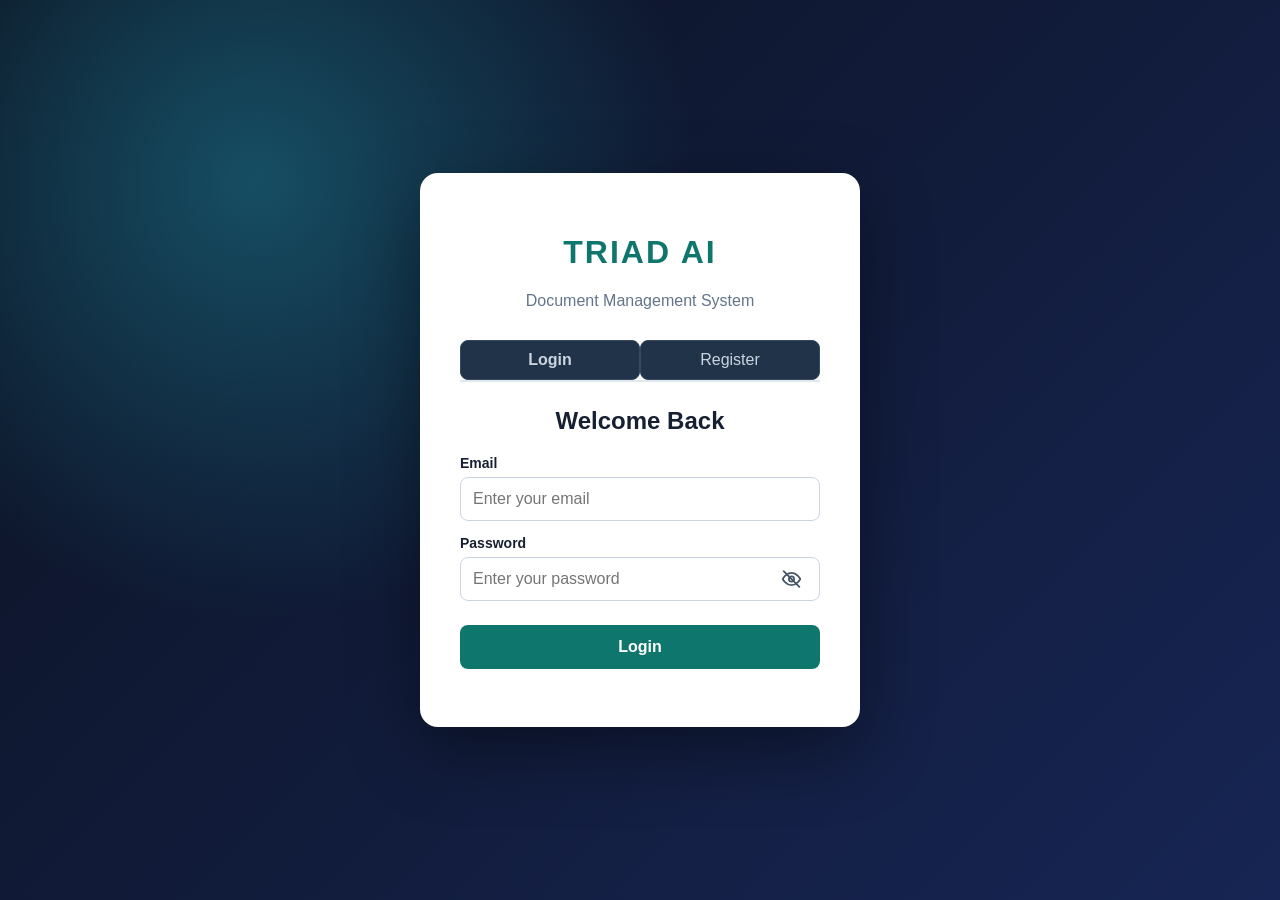
<file: frontend/index.html>
<!DOCTYPE html>
<html lang="en">
<head>
    <meta charset="UTF-8">
    <meta name="viewport" content="width=device-width, initial-scale=1.0">
    <title>TRIAD AI | Document Management System</title>
    <link rel="stylesheet" href="style.css">

    <style>
        .password-wrapper {
            position: relative;
            width: 100%;
        }

        .password-wrapper input {
            width: 100%;
            padding-right: 55px;
        }

        .password-toggle {
            position: absolute;
            right: 10px;
            top: 50%;
            transform: translateY(-50%);
            border: none !important;
            background: transparent !important;
            padding: 8px !important;
            color: #475569 !important;
            display: flex;
            align-items: center;
            justify-content: center;
            cursor: pointer;
        }

        .password-toggle:hover {
            color: #0f766e !important;
        }

        .password-toggle svg {
            width: 21px;
            height: 21px;
            fill: none;
            stroke: currentColor;
            stroke-width: 2;
            stroke-linecap: round;
            stroke-linejoin: round;
        }
    </style>
</head>

<body>
    <main class="auth-container">
        <div class="auth-card">

            <div class="brand">
                <h1>TRIAD AI</h1>
                <p>Document Management System</p>
            </div>

            <div class="tabs">
                <button id="loginTab" class="active"
                        onclick="showLogin()">
                    Login
                </button>

                <button id="registerTab"
                        onclick="showRegister()">
                    Register
                </button>
            </div>

            <!-- LOGIN -->
            <form id="loginForm">
                <h2>Welcome Back</h2>

                <label for="loginEmail">Email</label>
                <input type="email"
                       id="loginEmail"
                       placeholder="Enter your email"
                       required>

                <label for="loginPassword">Password</label>

                <div class="password-wrapper">
                    <input type="password"
                           id="loginPassword"
                           placeholder="Enter your password"
                           required>

                    <button type="button"
                            class="password-toggle"
                            onclick="togglePassword('loginPassword', this)"
                            aria-label="Show password"
                            aria-pressed="false">
                        <svg viewBox="0 0 24 24" aria-hidden="true">
                            <path d="M2 12s3.5-7 10-7 10 7 10 7-3.5 7-10 7S2 12 2 12Z"/>
                            <circle cx="12" cy="12" r="3"/>
                            <path d="M3 3l18 18"/>
                        </svg>
                    </button>
                </div>

                <button type="submit" class="primary-btn">
                    Login
                </button>
            </form>

            <!-- REGISTER -->
            <form id="registerForm" style="display: none;">
                <h2>Create Account</h2>

                <label for="registerUsername">Username</label>
                <input type="text"
                       id="registerUsername"
                       placeholder="Enter username"
                       required>

                <label for="registerEmail">Email</label>
                <input type="email"
                       id="registerEmail"
                       placeholder="Enter email"
                       required>

                <label for="registerPassword">Password</label>

                <div class="password-wrapper">
                    <input type="password"
                           id="registerPassword"
                           placeholder="Create password"
                           required>

                    <button type="button"
                            class="password-toggle"
                            onclick="togglePassword('registerPassword', this)"
                            aria-label="Show password"
                            aria-pressed="false">
                        <svg viewBox="0 0 24 24" aria-hidden="true">
                            <path d="M2 12s3.5-7 10-7 10 7 10 7-3.5 7-10 7S2 12 2 12Z"/>
                            <circle cx="12" cy="12" r="3"/>
                            <path d="M3 3l18 18"/>
                        </svg>
                    </button>
                </div>

                <label for="registerDivision">Division</label>
                <select id="registerDivision" required>
                    <option value="">Select division</option>
                    <option value="IT">IT</option>
                    <option value="HR">HR</option>
                    <option value="Finance">Finance</option>
                </select>

                <button type="submit" class="primary-btn">
                    Register
                </button>
            </form>

            <p id="message" role="status" aria-live="polite"></p>

        </div>
    </main>

    <script src="config.js"></script>
    <script src="script.js"></script>

    <script>
        function togglePassword(inputId, button) {
            const input = document.getElementById(inputId);
            const visible = input.type === "password";

            input.type = visible ? "text" : "password";

            button.setAttribute(
                "aria-label",
                visible ? "Hide password" : "Show password"
            );

            button.setAttribute(
                "aria-pressed",
                String(visible)
            );

            button.querySelector("svg").innerHTML = visible
                ? '<path d="M2 12s3.5-7 10-7 10 7 10 7-3.5 7-10 7S2 12 2 12Z"/><circle cx="12" cy="12" r="3"/>'
                : '<path d="M2 12s3.5-7 10-7 10 7 10 7-3.5 7-10 7S2 12 2 12Z"/><circle cx="12" cy="12" r="3"/><path d="M3 3l18 18"/>';
        }
    </script>
</body>
</html>
</file>
<file: frontend/style.css>
:root{--bg:#0b1220;--sidebar:#0f172a;--surface:#151f30;--border:#29374b;--text:#f1f5f9;--muted:#94a3b8;--teal:#2dd4bf}
*{box-sizing:border-box}body{margin:0;min-height:100vh;background:var(--bg);color:var(--text);font-family:'Segoe UI',Arial,sans-serif}button,input,select{font:inherit}button{cursor:pointer}button:disabled{opacity:.55;cursor:not-allowed}button:focus-visible,input:focus-visible,select:focus-visible{outline:2px solid var(--teal);outline-offset:2px}
/* Login/register compatibility */
.auth-container{min-height:100vh;display:flex;justify-content:center;align-items:center;padding:24px;background:radial-gradient(circle at 20% 20%,#164e63,transparent 35%),linear-gradient(135deg,#0b1220,#172554)}.auth-card{width:100%;max-width:440px;background:white;color:#172033;padding:40px;border-radius:18px;box-shadow:0 24px 70px #0006}.brand{text-align:center;margin-bottom:30px}.brand h1{color:#0f766e;font-size:32px;letter-spacing:2px}.brand p{color:#64748b}.tabs{display:flex;border-bottom:2px solid #e2e8f0;margin-bottom:25px}.tabs button{flex:1;padding:12px;border:0;background:transparent;color:#64748b}.tabs button.active{color:#0f766e;border-bottom:3px solid #0f766e;font-weight:700}.auth-card h2{text-align:center}.auth-card label{display:block;font-weight:600;font-size:14px;margin:14px 0 6px}.auth-card input,.auth-card select{width:100%;padding:12px;border:1px solid #cbd5e1;border-radius:8px;background:white;color:#172033}.primary-btn{width:100%;margin-top:24px;padding:13px;border:0;border-radius:8px;background:#0f766e;color:white;font-weight:700}#message{text-align:center;margin-top:18px}
.workspace{display:flex;min-height:100vh}.sidebar{width:265px;flex-shrink:0;min-height:100vh;background:var(--sidebar);border-right:1px solid var(--border);padding:26px 16px;display:flex;flex-direction:column}.sidebar-brand{display:flex;align-items:center;gap:12px;padding:4px 10px 30px}.brand-icon{width:42px;height:42px;border-radius:12px;background:linear-gradient(135deg,#2dd4bf,#2563eb);color:#06121e;display:grid;place-items:center;font-size:24px;font-weight:900}.sidebar-brand h2{font-size:19px;margin:0}.sidebar-brand p{font-size:11px;color:var(--muted);margin:4px 0}.workspace-label{font-size:11px;letter-spacing:1.5px;color:#64748b;font-weight:700;margin:20px 12px 12px}.sidebar-nav{display:flex;flex-direction:column;gap:5px}.nav-item{padding:13px 14px;text-align:left;border:1px solid transparent;border-radius:9px;background:transparent;color:#aebdd0;font-size:14px}.nav-item:hover{background:#1c2a3e}.nav-item.active{background:#123e49;border-color:#1c6067;color:var(--teal);font-weight:600}.sidebar-bottom{margin-top:auto;padding-top:30px}.sidebar-user{display:flex;align-items:center;gap:10px;padding:15px 10px;border-top:1px solid var(--border)}.user-avatar{width:38px;height:38px;border-radius:50%;display:grid;place-items:center;background:#164e63;color:var(--teal)}.sidebar-user strong,.sidebar-user small{display:block}.sidebar-user small{color:var(--muted);font-size:11px}.logout-btn{width:100%;padding:12px;background:#351f2a;border:1px solid #653244;border-radius:9px;color:#fda4af}.main-content{flex:1;min-width:0}.topbar{min-height:76px;background:#101a2a;border-bottom:1px solid var(--border);padding:16px 36px;display:flex;align-items:center;justify-content:space-between;gap:16px}#breadcrumb{font-size:13px;color:var(--muted)}.content-area{max-width:1500px;margin:auto;padding:38px}.dashboard-section[hidden],iframe[hidden]{display:none!important}.page-heading{margin-bottom:28px}.page-heading h1{font-size:30px;margin:0 0 8px}.page-heading p,.muted-paragraph{font-size:13px;color:var(--muted);line-height:1.7}.stats-grid{display:grid;grid-template-columns:repeat(3,minmax(0,1fr));gap:20px;margin-bottom:28px}.stat-card,.panel{background:var(--surface);border:1px solid var(--border);border-radius:14px;padding:26px}.stat-card p{color:var(--muted);font-size:13px}.stat-card h2{font-size:34px;margin:8px 0}.stat-card small{color:#71839b}.panel{margin-bottom:24px}.panel h2{font-size:19px;margin:0 0 18px}.panel-heading{display:flex;align-items:center;justify-content:space-between;gap:15px;margin-bottom:22px}.panel-heading h2{margin:0}.panel-heading p{font-size:12px;color:var(--muted)}button:not(.nav-item):not(.logout-btn):not(.action-btn):not(.primary-btn){padding:10px 16px;background:#203349;color:#cbd5e1;border:1px solid #34485e;border-radius:8px}.action-btn{padding:12px 20px;background:var(--teal);color:#052e2b;border:0;border-radius:9px;font-weight:700}#documentList,#recentDocuments,#searchResults,#requestList{display:flex;flex-direction:column;gap:10px}.document-item{display:flex;align-items:center;justify-content:space-between;flex-wrap:wrap;gap:14px;padding:16px;background:#111c2c;border:1px solid var(--border);border-radius:10px}.document-row-info{min-width:0;flex:1;overflow-wrap:anywhere}.document-row-info strong{font-size:14px}.document-row-actions{display:flex;gap:8px;flex-wrap:wrap}.empty-state{padding:36px;text-align:center;color:var(--muted);border:1px dashed var(--border);border-radius:10px}.upload-panel{max-width:850px}.panel label{display:block;font-size:13px;font-weight:600;margin:14px 0 9px}.upload-zone{padding:35px;text-align:center;border:2px dashed #3b536b;border-radius:14px;background:#111c2c}.upload-zone p{color:var(--muted);font-size:13px}.upload-zone input{max-width:100%}.upload-panel input[type=text],.search-controls input,.metadata-row input,#metadataDocumentSelect{width:100%;padding:13px 15px;border:1px solid #3b536b;border-radius:9px;background:#101a2a;color:white}.upload-panel .action-btn{margin-top:20px}.search-controls{display:flex;gap:12px;margin-bottom:24px}.search-controls input{flex:1}.document-detail-actions{display:flex;justify-content:flex-end;gap:10px;flex-wrap:wrap;margin-bottom:20px}.document-detail-grid{display:grid;grid-template-columns:minmax(0,1.7fr) minmax(280px,1fr);gap:20px}.document-preview-panel{min-width:0}#pdfPreview{width:100%;height:650px;background:white;border:1px solid #34485e;border-radius:10px}.document-info-column .panel{margin-bottom:20px}.detail-field{padding:12px 0;border-bottom:1px solid var(--border)}.detail-field-label{display:block;color:var(--muted);font-size:12px;margin-bottom:6px}.detail-field-value{display:block;overflow-wrap:anywhere;font-size:14px}#previewStatus{color:var(--muted)}.ocr-panel{margin-top:20px}#documentOCR{max-height:350px;overflow:auto;white-space:pre-wrap;overflow-wrap:anywhere;padding:20px;background:var(--bg);border:1px solid var(--border);border-radius:10px;color:#cbd5e1;font-size:13px;line-height:1.7}#dashboardMessage{color:var(--teal);font-size:14px;font-weight:600}.metadata-fields{display:flex;flex-direction:column;gap:12px;margin:22px 0}.metadata-row{display:grid;grid-template-columns:minmax(0,1fr) minmax(0,1.3fr) auto;gap:10px;align-items:center}.metadata-actions{display:flex;gap:12px;flex-wrap:wrap;margin:18px 0}.metadata-row button{white-space:nowrap}@media(max-width:1000px){.document-detail-grid{grid-template-columns:1fr}.stats-grid{grid-template-columns:repeat(2,minmax(0,1fr))}}@media(max-width:768px){.workspace{flex-direction:column}.sidebar{width:100%;min-height:auto}.sidebar-nav{flex-direction:row;flex-wrap:wrap}.sidebar-bottom{margin-top:20px}.topbar{padding:18px;flex-wrap:wrap}.content-area{padding:20px}.stats-grid{grid-template-columns:1fr}.panel{padding:18px}.document-item{align-items:flex-start;flex-direction:column}.search-controls{flex-direction:column}.metadata-row{grid-template-columns:1fr}.page-heading h1{font-size:24px}}
</file>
